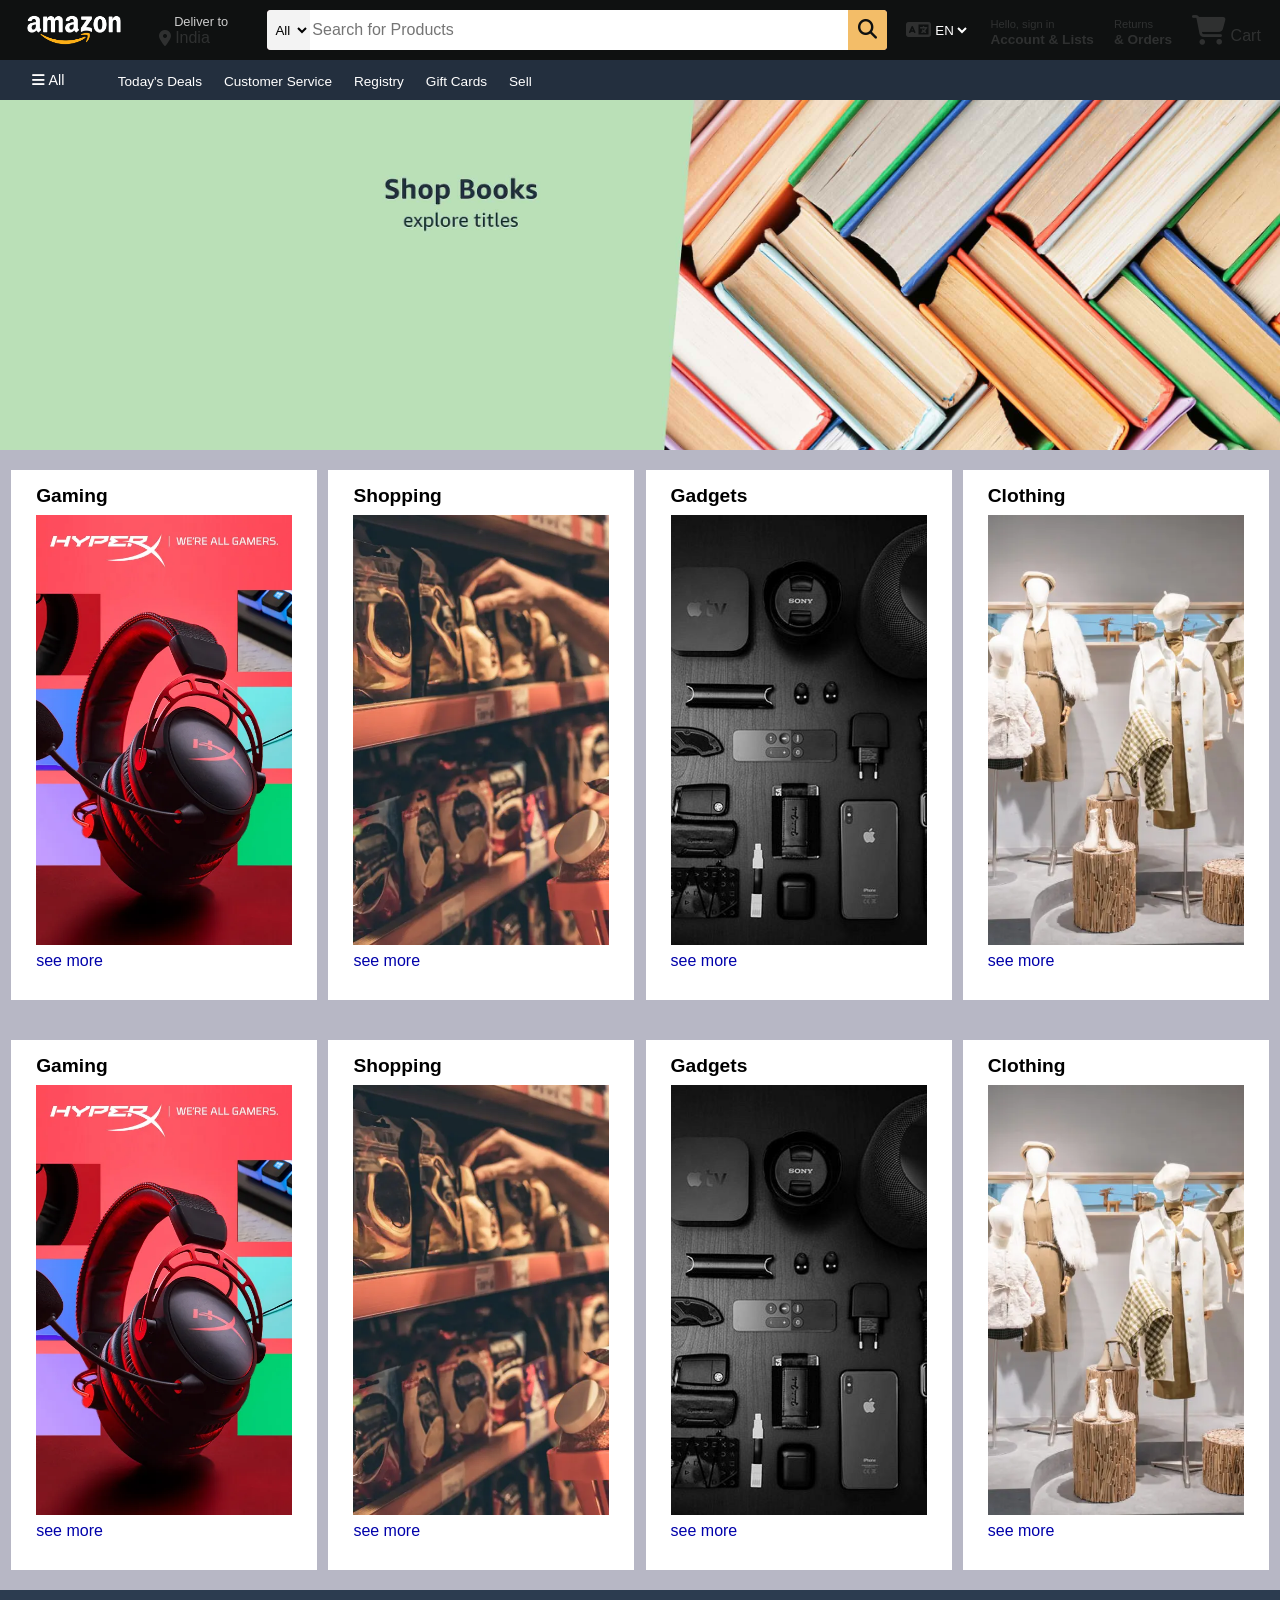
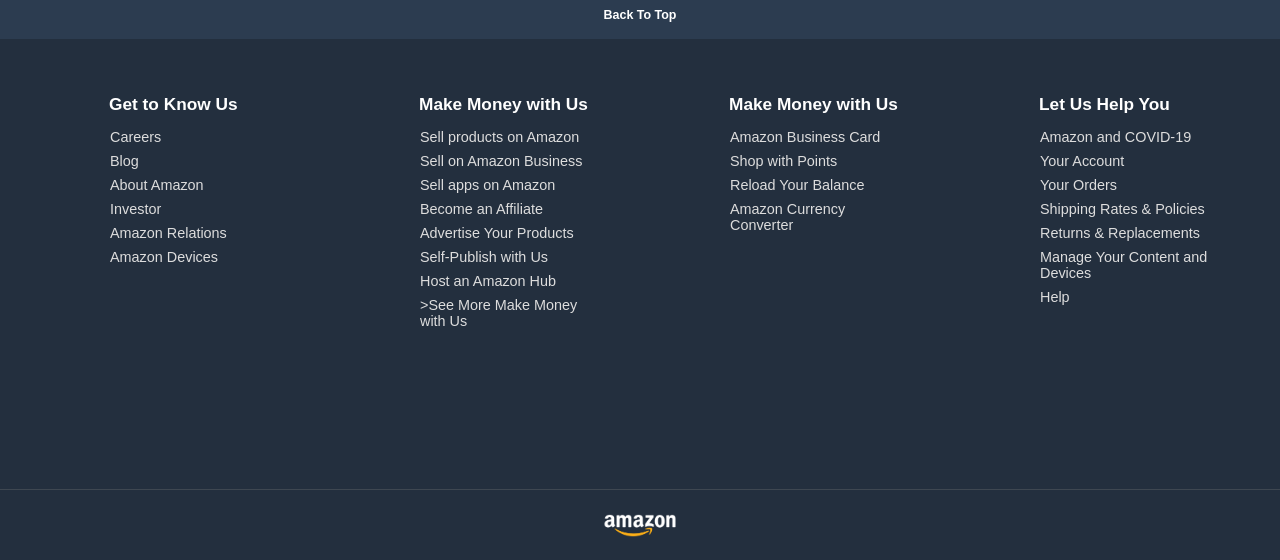
<file: index.html>
<!DOCTYPE html>
<html lang="en">
<head>
    <meta charset="UTF-8">
    <meta name="viewport" content="width=device-width, initial-scale=1.0">
    <title>Amazon.com</title>
    <link rel="stylesheet" href="https://cdnjs.cloudflare.com/ajax/libs/font-awesome/6.6.0/css/all.min.css" integrity="sha512-Kc323vGBEqzTmouAECnVceyQqyqdsSiqLQISBL29aUW4U/M7pSPA/gEUZQqv1cwx4OnYxTxve5UMg5GT6L4JJg==" crossorigin="anonymous" referrerpolicy="no-referrer" />
    <link rel="stylesheet" href="style.css">
</head>
<body>
    <header>
        <div class="navbar">
            <!-- box 1 -->
            <div class="nav-logo border">
                <div class="logo"></div>
            </div>
            <!-- box 2 -->
            <div class="nav-address border">
                <p class="AF1">Deliver to</p>
                <div class="add-icon">
                    <i class="fa-solid fa-location-dot"></i>
                    <p class="AF2">India</p>
                </div>
            </div>
            <!-- box 3 -->
            <div class="searchbar">
                <select class="search-select">
                    <option>All</option>
                </select>
                <input placeholder="Search for Products" class="search-input">
                <div class="search-icon">
                    <i class="fa-solid fa-magnifying-glass"></i>
                </div>
            </div>
            <!-- box 4 -->
            <div class="lang border">
                <div class="lang-icon">
                    <i class="fa-solid fa-language"></i>
                </div>
                <select class="nav-lang">
                    <option>EN</option>
                    <option>IN</option>
                </select>
            </div>

            <div class="nav-sign border">
                <p><span>Hello, sign in</span></p>
                <p class="font">Account & Lists</p>
            </div>

            <div class="nav-return border">
                <p><span>Returns</span></p>
                <p class="font">& Orders</p>
            </div>

            <div class="nav-cart border">
                    <i class="fa-solid fa-cart-shopping"></i>
                    Cart
            </div>
        </div>


        <div class="panal">
            <div class="panal1 border">
                <i class="fa-solid fa-bars"></i>
                All
            </div>
            <div class="panal-opp">
                <p class="border">Today's Deals</p>
                <p class="border">Customer Service</p>
                <p class="border">Registry</p>
                <p class="border">Gift Cards</p>
                <p class="border">Sell</p>
            </div>
        </div>
    </header>

    <div class="school-section">

    </div>

    <div class="box-section">
        <div class="box1 box">
            <div class="box1-topic">Gaming</div>
            <div class="box1-1"></div>
            <div class="box1-end seemore">see more</div>
        </div>
        <div class="box2 box">
            <div class="box1-topic">Shopping</div>
            <div class="box2-2"></div>
            <div class="box1-end seemore">see more</div>
        </div>
        <div class="box3 box">
            <div class="box1-topic">Gadgets</div>
            <div class="box3-3"></div>
            <div class="box1-end seemore">see more</div>
        </div>
        <div class="box4 box">
            <div class="box1-topic">Clothing</div>
            <div class="box4-4"></div>
            <div class="box1-end seemore">see more</div>
        </div>
        <div class="box1 box">
            <div class="box1-topic">Gaming</div>
            <div class="box1-1"></div>
            <div class="box1-end seemore">see more</div>
        </div>
        <div class="box2 box">
            <div class="box1-topic">Shopping</div>
            <div class="box2-2"></div>
            <div class="box1-end seemore">see more</div>
        </div>
        <div class="box3 box">
            <div class="box1-topic">Gadgets</div>
            <div class="box3-3"></div>
            <div class="box1-end seemore">see more</div>
        </div>
        <div class="box4 box">
            <div class="box1-topic">Clothing</div>
            <div class="box4-4"></div>
            <div class="box1-end seemore">see more</div>
        </div>
    </div>
<footer>
    <div class="backtotop">
        <p class="border">Back To Top</p>
    </div>
    <div class="footer2">
        <div class="getto">
            <h4>Get to Know Us</h4>
            <ul style="list-style-type: none;">
                <li>Careers</li>
                <li>Blog</li>
                <li>About Amazon</li>
                <li>Investor</li>
                <li>Amazon Relations</li>
                <li>Amazon Devices</li>
            </ul>
        </div>
        <div class="space"></div>
        <div class="getto">
            <h4>Make Money with Us</h4>
            <ul style="list-style-type: none;">
                <li>Sell products on Amazon</li>
                <li>Sell on Amazon Business</li>
                <li>Sell apps on Amazon</li>
                <li>Become an Affiliate</li>
                <li>Advertise Your Products</li>
                <li>Self-Publish with Us</li>
                <li>Host an Amazon Hub</li>
                <li>>See More Make Money with Us</li>
            </ul>
        </div>
        <div class="space"></div>
        <div class="getto">
            <h4>Make Money with Us</h4>
            <ul style="list-style-type: none;">
                <li>Amazon Business Card</li>
                <li>Shop with Points</li>
                <li>Reload Your Balance</li>
                <li>Amazon Currency Converter</li>
            </ul>
        </div>
        <div class="space"></div>
        <div class="getto">
            <h4>Let Us Help You</h4>
            <ul style="list-style-type: none;">
                <li>Amazon and COVID-19</li>
                <li>Your Account</li>
                <li>Your Orders</li>
                <li>Shipping Rates & Policies</li>
                <li>Returns & Replacements</li>
                <li>Manage Your Content and Devices</li>
                <li>Help</li>
              </ul>
        </div>
    </div>
    <div class="end">
        <div class="imgfooter"></div>
        <div class="langfooter"></div>
        <div class="currencyfooter"></div>
        <div class="countryfooter"></div>
    </div>
</footer>
</body>
</html>
</file>
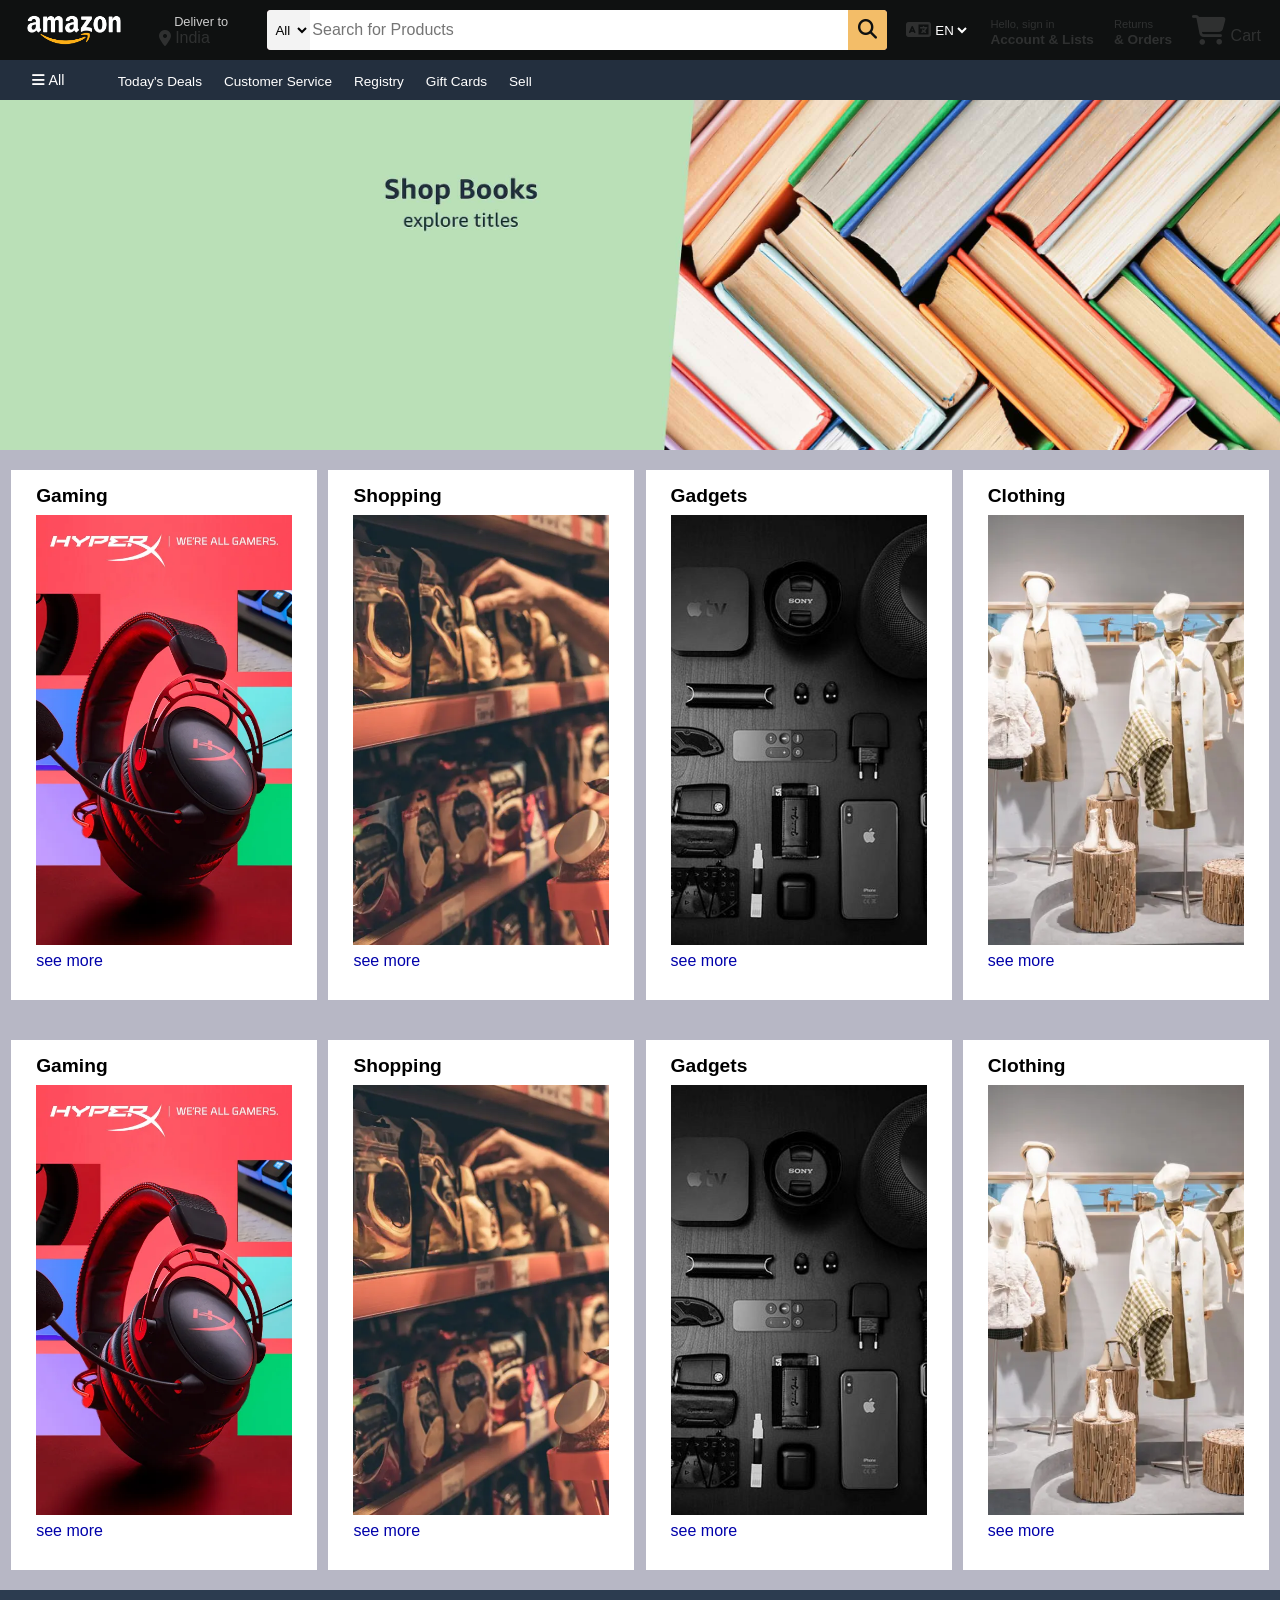
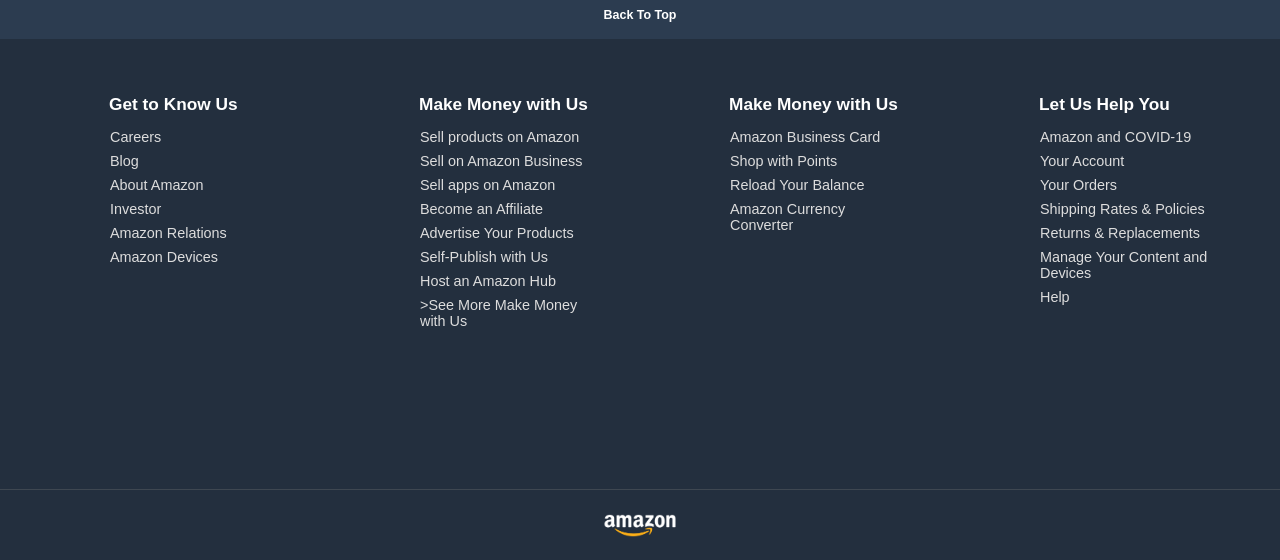
<file: Amazon/index.html>
<!DOCTYPE html>
<html lang="en">
<head>
    <meta charset="UTF-8">
    <meta name="viewport" content="width=device-width, initial-scale=1.0">
    <title>Amazon.com</title>
    <link rel="stylesheet" href="https://cdnjs.cloudflare.com/ajax/libs/font-awesome/6.6.0/css/all.min.css" integrity="sha512-Kc323vGBEqzTmouAECnVceyQqyqdsSiqLQISBL29aUW4U/M7pSPA/gEUZQqv1cwx4OnYxTxve5UMg5GT6L4JJg==" crossorigin="anonymous" referrerpolicy="no-referrer" />
    <link rel="stylesheet" href="style.css">
</head>
<body>
    <header>
        <div class="navbar">
            <!-- box 1 -->
            <div class="nav-logo border">
                <div class="logo"></div>
            </div>
            <!-- box 2 -->
            <div class="nav-address border">
                <p class="AF1">Deliver to</p>
                <div class="add-icon">
                    <i class="fa-solid fa-location-dot"></i>
                    <p class="AF2">India</p>
                </div>
            </div>
            <!-- box 3 -->
            <div class="searchbar">
                <select class="search-select">
                    <option>All</option>
                </select>
                <input placeholder="Search for Products" class="search-input">
                <div class="search-icon">
                    <i class="fa-solid fa-magnifying-glass"></i>
                </div>
            </div>
            <!-- box 4 -->
            <div class="lang border">
                <div class="lang-icon">
                    <i class="fa-solid fa-language"></i>
                </div>
                <select class="nav-lang">
                    <option>EN</option>
                    <option>IN</option>
                </select>
            </div>

            <div class="nav-sign border">
                <p><span>Hello, sign in</span></p>
                <p class="font">Account & Lists</p>
            </div>

            <div class="nav-return border">
                <p><span>Returns</span></p>
                <p class="font">& Orders</p>
            </div>

            <div class="nav-cart border">
                    <i class="fa-solid fa-cart-shopping"></i>
                    Cart
            </div>
        </div>


        <div class="panal">
            <div class="panal1 border">
                <i class="fa-solid fa-bars"></i>
                All
            </div>
            <div class="panal-opp">
                <p class="border">Today's Deals</p>
                <p class="border">Customer Service</p>
                <p class="border">Registry</p>
                <p class="border">Gift Cards</p>
                <p class="border">Sell</p>
            </div>
        </div>
    </header>

    <div class="school-section">

    </div>

    <div class="box-section">
        <div class="box1 box">
            <div class="box1-topic">Gaming</div>
            <div class="box1-1"></div>
            <div class="box1-end seemore">see more</div>
        </div>
        <div class="box2 box">
            <div class="box1-topic">Shopping</div>
            <div class="box2-2"></div>
            <div class="box1-end seemore">see more</div>
        </div>
        <div class="box3 box">
            <div class="box1-topic">Gadgets</div>
            <div class="box3-3"></div>
            <div class="box1-end seemore">see more</div>
        </div>
        <div class="box4 box">
            <div class="box1-topic">Clothing</div>
            <div class="box4-4"></div>
            <div class="box1-end seemore">see more</div>
        </div>
        <div class="box1 box">
            <div class="box1-topic">Gaming</div>
            <div class="box1-1"></div>
            <div class="box1-end seemore">see more</div>
        </div>
        <div class="box2 box">
            <div class="box1-topic">Shopping</div>
            <div class="box2-2"></div>
            <div class="box1-end seemore">see more</div>
        </div>
        <div class="box3 box">
            <div class="box1-topic">Gadgets</div>
            <div class="box3-3"></div>
            <div class="box1-end seemore">see more</div>
        </div>
        <div class="box4 box">
            <div class="box1-topic">Clothing</div>
            <div class="box4-4"></div>
            <div class="box1-end seemore">see more</div>
        </div>
    </div>
<footer>
    <div class="backtotop">
        <p class="border">Back To Top</p>
    </div>
    <div class="footer2">
        <div class="getto">
            <h4>Get to Know Us</h4>
            <ul style="list-style-type: none;">
                <li>Careers</li>
                <li>Blog</li>
                <li>About Amazon</li>
                <li>Investor</li>
                <li>Amazon Relations</li>
                <li>Amazon Devices</li>
            </ul>
        </div>
        <div class="space"></div>
        <div class="getto">
            <h4>Make Money with Us</h4>
            <ul style="list-style-type: none;">
                <li>Sell products on Amazon</li>
                <li>Sell on Amazon Business</li>
                <li>Sell apps on Amazon</li>
                <li>Become an Affiliate</li>
                <li>Advertise Your Products</li>
                <li>Self-Publish with Us</li>
                <li>Host an Amazon Hub</li>
                <li>>See More Make Money with Us</li>
            </ul>
        </div>
        <div class="space"></div>
        <div class="getto">
            <h4>Make Money with Us</h4>
            <ul style="list-style-type: none;">
                <li>Amazon Business Card</li>
                <li>Shop with Points</li>
                <li>Reload Your Balance</li>
                <li>Amazon Currency Converter</li>
            </ul>
        </div>
        <div class="space"></div>
        <div class="getto">
            <h4>Let Us Help You</h4>
            <ul style="list-style-type: none;">
                <li>Amazon and COVID-19</li>
                <li>Your Account</li>
                <li>Your Orders</li>
                <li>Shipping Rates & Policies</li>
                <li>Returns & Replacements</li>
                <li>Manage Your Content and Devices</li>
                <li>Help</li>
              </ul>
        </div>
    </div>
    <div class="end">
        <div class="imgfooter"></div>
        <div class="langfooter"></div>
        <div class="currencyfooter"></div>
        <div class="countryfooter"></div>
    </div>
</footer>
</body>
</html>
</file>
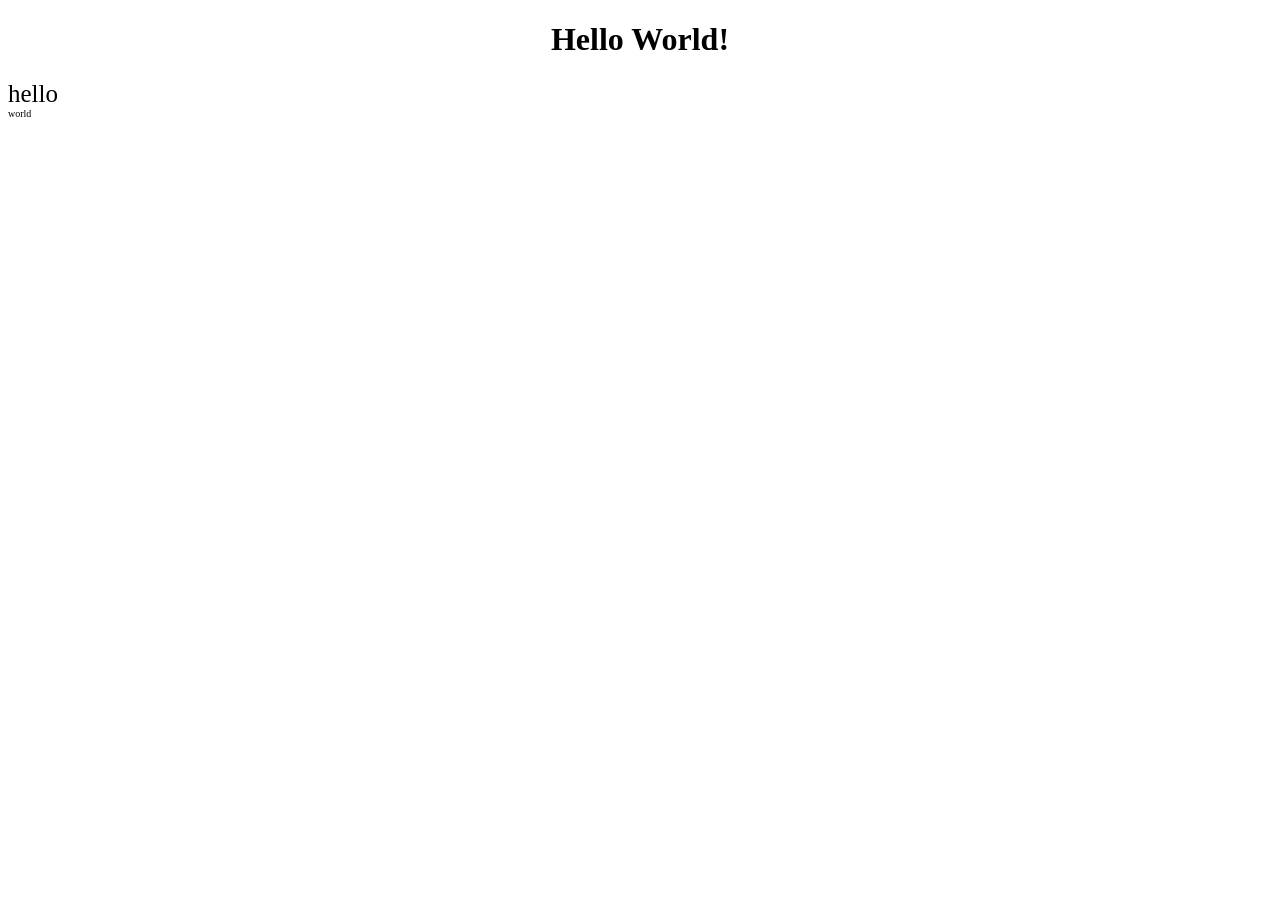
<file: Done/CSS lvl 1/index.html>
<!DOCTYPE html>
<html lang="en">
<head>
    <meta charset="UTF-8">
    <meta name="viewport" content="width=device-width, initial-scale=1.0">
    <title>CSS</title>
    <link rel="stylesheet" href="style.css">
    
</head>
<body>
    <!-- <h1>NETFLIX</h1>
    <p>Available</p>
    <p><b id="hi1">Meow 1</b></p>
    <p><b id="hi2">Meow 2</b></p>
    <p><b class="hehe">Meow 3</b></p>
    <p><b class="hehe">Meow 4</b></p>
    <button>Click Here!! Get Scammed</button> -->
    <!-- <div id="box">
        Lorem ipsum dolor sit amet consectetur adipisicing elit. Perspiciatis ea ducimus accusamus. Sapiente nulla tenetur quis modi est vel officia fugit consectetur quisquam, incidunt eius. Modi culpa libero corporis natus.
    </div>
    <h1 class="heading">IDK</h1>
    <h2 class="heading">IDK</h2>
    <h3 class="heading">IDK</h3>
    <button id="he">
        Click
    </button>
    <a href="https:/www.google.com">hello</a> -->
    <h1 id="cap1">Hello World!</h1>
    <div id="outer">hello
        <div id="inner">
            world
        </div>
    </div>
    
</body>
</html>
</file>
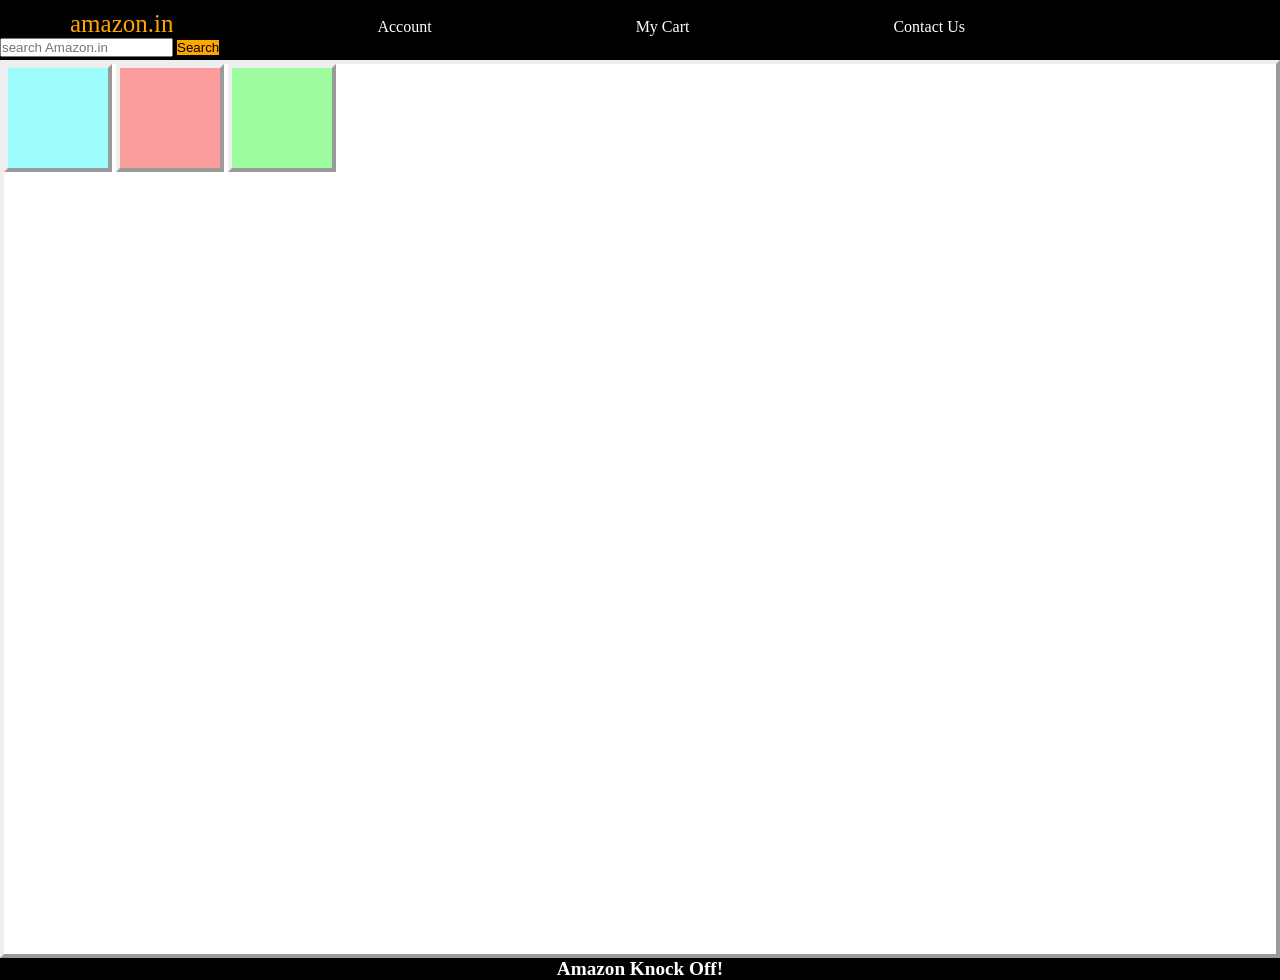
<file: Done/CSS lvl 2/index.html>
<!DOCTYPE html>
<html lang="en">
<head>
    <meta charset="UTF-8">
    <meta name="viewport" content="width=device-width, initial-scale=1.0">
    <title>CSS Level 2</title>
    <link rel='stylesheet' href="style.css">
</head>
<body>
    <header>
        <!-- <h1>NETFLIX</h1>
        <P>Lorem ipsum dolor sit amet consectetur adipisicing elit. Beatae non hic quibusdam commodi deleniti cum distinctio voluptatibus quisquam, voluptas natus vel ab, fuga amet laudantium laboriosam iusto velit id fugit?</P>
        <button>Next</button>
        <div>
            IDK why i created this
        </div> -->
        <!-- <div id="sq">
            <div id="r1">

            </div>
            <div id="r2">

            </div>
            <div id="r3">

            </div>
        </div> -->
        <div id="h1">
            <a href="https:/www.amazon.in" id = color>amazon.in</a>

            <a id="h2">Account</a>

            <a id="h3">My Cart</a>

            <a id="h4">Contact Us</a>

            <input type="text" placeholder="search Amazon.in" id="h5">
            <button>Search</button>
        </div>
        <!-- <div>
            hello
        </div>
        <button>hello</button> -->
    </header>
    <div id="content">
        <div class="contentArea" style="background-color: rgb(61, 250, 250,0.5);"></div>
        <div class="contentArea" style="background-color: rgba(250, 61, 61, 0.5);"></div>
        <div class="contentArea" style="background-color: rgba(61, 250, 61, 0.5);"></div>
    </div>
    <footer> amazon knock off! </footer>
</body>
</html>
</file>
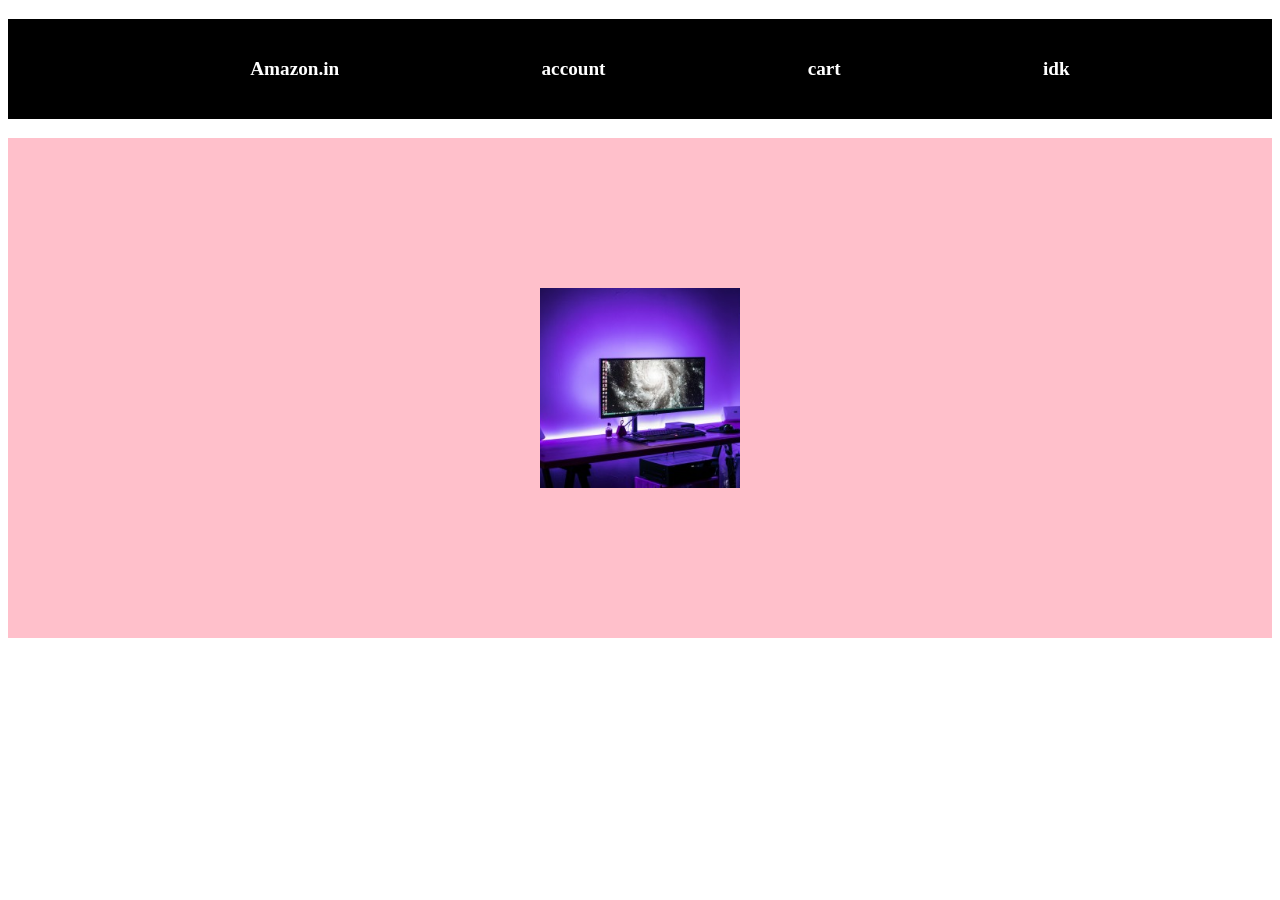
<file: Done/CSS lvl 3/index.html>
<!DOCTYPE html>
<html lang="en">
<head>
    <meta charset="UTF-8">
    <meta name="viewport" content="width=device-width, initial-scale=1.0">
    <title>CSS lvl 3</title>
    <link rel="stylesheet" href="style.css">
</head>
<body>
    <!-- <div id="h1">
        box
    </div>
    <div id="h2">
        
        hello
    </div> -->
    <!-- <h1>Flexbox Playground</h1>
    <div id="main">
        <div id="hi1">Box 1</div>
        <div id="hi2">Box 2</div>
        <div id="hi3">Box 3</div>
        <div id="hi4">Box 4</div>
        <div id="hi5">Box 5</div>
    </div> -->
    <div>
        <ul>
            <li><a href="#">Amazon.in</a></li>
            <li><a href="#">account</a></li>
            <li><a href="#">cart</a></li>
            <li><a href="#">idk</a></li>
        </ul>
        </div>
    <div id="main-box">
        <div id="box"></div>
    </div>
</body>
</html>
</file>
<file: style.css>
* {
    margin: 0px;
    font-family: Arial;
    border: border-box;
}

.navbar {
    height: 60px;
    background-color: #0F1111;
    color: rgba(255, 255, 255, 0.133);
    display: flex;
    align-items: center;
    justify-content: space-evenly;

}
 
.nav-logo {
    height: 50px;
    width: 100px;
    display: inline-block;
}
.logo {
    background-image: url("Amazon/Amazon.png");
    height: 50px; 
    width: 100%; 
    background-size: contain;
    background-repeat: no-repeat; 
    background-position: center; 
    margin-left: 5px;
}


.border {
    border: 1px solid transparent;
}

.border:hover {
    border: 1px solid white;
}

.nav-address {
    display: inline-block;
    margin: 0px 20px 0px 20px;
}

.AF1 {
    color: #CCC;
    font-size: .8rem;
    margin-left: 15px;
}

.AF2 {
    margin-left: 4px;
}

.add-icon {
    display: flex;
    align-items: center;
}

/* box 3 */

.searchbar {
    display: flex;
    justify-content: space-evenly;
    background-color: pink;
    width: 620px;
    height: 40px;
    border-radius: 4px;
}

.searchbar:hover {
    border: 1px solid orange;
}

.search-select {
    background-color: #f3f3f3;
    width: 50px;
    text-align: center;
    border-top-left-radius: 4px;
    border-bottom-left-radius: 4px;
    border: none;
}

.search-input {
    width: 100%;
    font-size: 1rem;
    border: none;
}

.search-icon {
    width: 45px;
    display: flex;
    justify-content: center;
    align-items: center;
    font-size: 1.2rem;
    background-color: #f3bd68;
    border-top-right-radius: 4px;
    border-bottom-right-radius: 4px;
    border: none;
    color: #0F1111;
}

/* box-hee */


.lang {
    display: flex;
}

.lang-icon {
    font-size: 20px;
}
.nav-lang {
    background-color: transparent;
    border: none;
    color: white;
}

.nav-lang:active {
    color: black;
}
/* box 4 */

span {
    font-size: 0.7rem;
}

.font {
    font-size: .85rem;
    font-weight: 700;
}

/* cart box */

.nav-cart i {
    font-size: 30px;
}

.cart-cart {
    font-size: .85rem;
    font-weight: 700;
}

.panal {
    background-color: #232f3e;
    height: 40px;
    display: flex;
    color: white;
    align-items: center;
    justify-content: space-evenly;
    
    
}

.panal1 {
    display: inline;
    font-size: 0.9rem;
}

.panal-opp {
    display: flex;
    width: 90%;
    font-size: 0.85rem;
}

.panal-opp p {
    margin-left: 20px;
    height: 20px;
    padding-top: 7px;
}


.school-section {
    background-image: url("Amazon/box1.jpg");
    height: 350px;
    background-size: cover;
}

.box-section {
    display: flex;
    flex-wrap: wrap;
    justify-content: space-evenly;
    background-color: rgb(183, 183, 197);
}

.box {
    border: 2px solid black;
    height: 500px;
    width: 20%;
    background-color: white;  
    border: none; 
    margin: 20px 0px ; 
}

.box1,.box2,.box3,.box4 {
    padding: 15px 25px;
}

.box1-1,.box2-2,.box3-3,.box4-4 {
    background-image: url("Amazon/box1.jpg");
    background-size: cover;
    height: 430px;
    width: 100%;
    margin-top: 3%;
    margin-bottom: 3%;
}

.box1-topic {
    font-weight: bolder;
    font-size: larger;
}

.box1-end {
    color: rgb(1, 1, 170);
    margin-top: 5px;
    display: inline;
}
.box1-1 {
    background-image: url("Amazon/GQ-Magazine-Conde-Nast-header_1472x828px.webp");
    background-position: center;
}
.box2-2 {
    background-image: url("Amazon/store-shelves.jpg.webp");
}

.box3-3 {
    background-image: url("Amazon/bed4646c7ff2f7bf21e581c578dabc3e.jpg");
    background-position: center;
}

.box4-4 {
    background-image: url("Amazon/fashion-product-mix-pyramid.webp");
    background-position: center;
}

.seemore:hover {
    display: inline;
    color: rgb(255, 166, 0);
}

.backtotop {
    background-color: #2c3c50;
    width: 100%;
    height: 49px;
    display: flex;
    justify-content: center;
    align-items: center;
    color: white;
    font-size: .78rem;
    font-weight: 600;
}

.footer2 {
    height: 450px;
    width: 100%;
    background-color: #232f3e;
    color: white;
    font-size: .9rem;
    display: flex;
    justify-content: center;
}

.space{
    width: 100px;
}

h4 {
    margin-left: 39px;
    margin-bottom: .9rem;
    font-weight: 700;
    font-size: larger;
}

ul li {
    margin-bottom: .5rem;
    color: #DDDDDD;
}

li:hover {
    text-decoration: underline;
    
}

.getto {
    width: 210px;
    height: 300px;
    position: relative;
    top: 55px;
}

.end {
    height: 70px;
    width: 100%;
    background-color: #232f3e;
    border-top: .1px rgba(128, 128, 128, 0.288) solid;
    display: flex;
    justify-content: center;
    align-items: center;
}

.imgfooter {
    background-image: url("Amazon/Amazon.png");
    height: 23px;
    width: 76px;
    background-position: center;
    background-size: cover;
}
</file>
<file: Amazon/style.css>
* {
    margin: 0px;
    font-family: Arial;
    border: border-box;
}

.navbar {
    height: 60px;
    background-color: #0F1111;
    color: rgba(255, 255, 255, 0.133);
    display: flex;
    align-items: center;
    justify-content: space-evenly;

}
 
.nav-logo {
    height: 50px;
    width: 100px;
    display: inline-block;
}
.logo {
    background-image: url("Amazon.png");
    height: 50px; 
    width: 100%; 
    background-size: contain;
    background-repeat: no-repeat; 
    background-position: center; 
    margin-left: 5px;
}


.border {
    border: 1px solid transparent;
}

.border:hover {
    border: 1px solid white;
}

.nav-address {
    display: inline-block;
    margin: 0px 20px 0px 20px;
}

.AF1 {
    color: #CCC;
    font-size: .8rem;
    margin-left: 15px;
}

.AF2 {
    margin-left: 4px;
}

.add-icon {
    display: flex;
    align-items: center;
}

/* box 3 */

.searchbar {
    display: flex;
    justify-content: space-evenly;
    background-color: pink;
    width: 620px;
    height: 40px;
    border-radius: 4px;
}

.searchbar:hover {
    border: 1px solid orange;
}

.search-select {
    background-color: #f3f3f3;
    width: 50px;
    text-align: center;
    border-top-left-radius: 4px;
    border-bottom-left-radius: 4px;
    border: none;
}

.search-input {
    width: 100%;
    font-size: 1rem;
    border: none;
}

.search-icon {
    width: 45px;
    display: flex;
    justify-content: center;
    align-items: center;
    font-size: 1.2rem;
    background-color: #f3bd68;
    border-top-right-radius: 4px;
    border-bottom-right-radius: 4px;
    border: none;
    color: #0F1111;
}

/* box-hee */


.lang {
    display: flex;
}

.lang-icon {
    font-size: 20px;
}
.nav-lang {
    background-color: transparent;
    border: none;
    color: white;
}

.nav-lang:active {
    color: black;
}
/* box 4 */

span {
    font-size: 0.7rem;
}

.font {
    font-size: .85rem;
    font-weight: 700;
}

/* cart box */

.nav-cart i {
    font-size: 30px;
}

.cart-cart {
    font-size: .85rem;
    font-weight: 700;
}

.panal {
    background-color: #232f3e;
    height: 40px;
    display: flex;
    color: white;
    align-items: center;
    justify-content: space-evenly;
    
    
}

.panal1 {
    display: inline;
    font-size: 0.9rem;
}

.panal-opp {
    display: flex;
    width: 90%;
    font-size: 0.85rem;
}

.panal-opp p {
    margin-left: 20px;
    height: 20px;
    padding-top: 7px;
}


.school-section {
    background-image: url("box1.jpg");
    height: 350px;
    background-size: cover;
}

.box-section {
    display: flex;
    flex-wrap: wrap;
    justify-content: space-evenly;
    background-color: rgb(183, 183, 197);
}

.box {
    border: 2px solid black;
    height: 500px;
    width: 20%;
    background-color: white;  
    border: none; 
    margin: 20px 0px ; 
}

.box1,.box2,.box3,.box4 {
    padding: 15px 25px;
}

.box1-1,.box2-2,.box3-3,.box4-4 {
    background-image: url("box1.jpg");
    background-size: cover;
    height: 430px;
    width: 100%;
    margin-top: 3%;
    margin-bottom: 3%;
}

.box1-topic {
    font-weight: bolder;
    font-size: larger;
}

.box1-end {
    color: rgb(1, 1, 170);
    margin-top: 5px;
    display: inline;
}
.box1-1 {
    background-image: url("GQ-Magazine-Conde-Nast-header_1472x828px.webp");
    background-position: center;
}
.box2-2 {
    background-image: url("store-shelves.jpg.webp");
}

.box3-3 {
    background-image: url("bed4646c7ff2f7bf21e581c578dabc3e.jpg");
    background-position: center;
}

.box4-4 {
    background-image: url("fashion-product-mix-pyramid.webp");
    background-position: center;
}

.seemore:hover {
    display: inline;
    color: rgb(255, 166, 0);
}

.backtotop {
    background-color: #2c3c50;
    width: 100%;
    height: 49px;
    display: flex;
    justify-content: center;
    align-items: center;
    color: white;
    font-size: .78rem;
    font-weight: 600;
}

.footer2 {
    height: 450px;
    width: 100%;
    background-color: #232f3e;
    color: white;
    font-size: .9rem;
    display: flex;
    justify-content: center;
}

.space{
    width: 100px;
}

h4 {
    margin-left: 39px;
    margin-bottom: .9rem;
    font-weight: 700;
    font-size: larger;
}

ul li {
    margin-bottom: .5rem;
    color: #DDDDDD;
}

li:hover {
    text-decoration: underline;
    
}

.getto {
    width: 210px;
    height: 300px;
    position: relative;
    top: 55px;
}

.end {
    height: 70px;
    width: 100%;
    background-color: #232f3e;
    border-top: .1px rgba(128, 128, 128, 0.288) solid;
    display: flex;
    justify-content: center;
    align-items: center;
}

.imgfooter {
    background-image: url("Amazon.png");
    height: 23px;
    width: 76px;
    background-position: center;
    background-size: cover;
}
</file>
<file: Done/CSS lvl 1/style.css>
body {
    background-color : rgb(255, 255, 255);
}
/* h1 {
    color : rgb(255, 0, 85);
}
p {
    color: #91F9E5;
}
button {
    color : #9B7EDE;
    background-color: #FFD6E0;
}
#hi1 {
    color :#9B7EDE;
}
#hi2 {
    color:blueviolet
}
.hehe {
    color :hotpink
} */
/* #box {
    color: rgb(107, 245, 255);
    font-family: cursive;
    text-align: center;
    font-size: 25px;
    line-height: 90px;
    text-transform: none;
}
.heading {
    color: rgb(204, 234, 240);
    text-align: center;
    text-decoration: rgb(255, 193, 121) double overline;
    font-family:fantasy  ;
}
button {
    background-color: rgb(0, 0, 0);
    color: rgb(255, 107, 223);
}
a {
    text-align: center;
    text-decoration: none;
} */
* {
    font-family: 'Times New Roman';
}
#cap1 {
    text-align: center;
    
    text-transform: capitalize;
}
#outer {
    font-size: 25px;
}
#inner {
    font-size: 10px;
}
</file>
<file: Done/CSS lvl 2/style.css>
/* div {
    height: 100px;
    width: 300px;
    background-color: azure;
    border-width: 5px;
    border-style: outset;
    border-color: aqua;
    text-align: center;
    font-size: 30px;
    padding-top: 140px;
    padding-bottom:100px;
    padding-left: 100px;
    padding-right:100px;
}
h1 {
    height: 40px;
    width: 180px;
    background-color: rgb(255, 255, 255);
    color: rgb(255, 105, 118);
    border-width: 4px;
    border-style: outset;
    border-color: red;
    text-align: center;
    margin: 20px 30px 40px;
    margin-left: 500px;
    margin-right: 500px;
}
p {
    font-size: 25px;
    text-align: center;
    background-color: blanchedalmond;
    border: 2px dashed plum;
    border-radius: 10px;
    padding-left: 100px;
    padding-right:100px;

} */
/* #r1 {
    height: 100px;
    width: 100px;
    background-color: rgb(255, 30, 0);
    border-radius: 50%;
    margin: 50px;
}
#r2 {
    height: 100px;
    width: 100px;
    background-color: rgb(255, 251, 6);
    border-radius: 50%;
    margin: 50px;
}
#r3 {
    height: 100px;
    width: 100px;
    background-color: rgb(0, 255, 0);
    border-radius: 50%;
    margin: 50px;
}
#sq {
    height: 500px;
    width: 200px;
    background-color: black;
    border-radius: 0%;
    margin: 10px;
    padding: 5px;
} */
*  {
    padding: 0px;
    margin: 0px;
}
#h1 {
    height: 60px;
    background-color: black;
}

a {
    margin-right: 200px;
    margin-top: 10px;
    text-decoration: none;
    display: inline-block;
    color:white;
}
#color {
    color: orange;
    font-size: 25px;
    margin-right: 200px;
    margin-left:70px;
}
button {
    background-color: orange;
    border: 2px;
    border-color:rgb(172, 50, 50) ;
}
#h5 {
    color: black;
}
#content {
    border: 4px;
    border-style: outset;
    height: 890px;
}
.contentArea {
    
    width: 100px;
    height: 100px;
    border: 4px;
    border-style: outset;
    display: inline-block;
}
footer {
    background-color: black;
    color: white;
    text-align: center;
    font-size: larger;
    font-weight: bold;
    text-transform: capitalize;
}

/* div {
    display: inline;
} */
</file>
<file: Done/CSS lvl 3/style.css>
/* #h1 {
    width: 100px;
    height: 100vh;
    background-color: rgba(0, 255, 255, 0.85);
    font-size: larger;
    text-align: left;
    text-transform: capitalize;
    position: fixed;
    display: inline-block;
    left: 40px;
}

#h2 {
    position: sticky;
    height: 70px;
    background-color: rgba(255, 105, 180, .8);
    width: 100%;
    padding-left: 55px;
    padding-top: 30px;
    font-weight: bolder;
    font-size: 1.7rem;
    margin-top: 10px;
    top: 0px;
}
#h3 {
    position: sticky;
    width: 100px;
    height: 100px;
    background-color: crimson;
    top: 0px;
    margin-left: 200px;
}



#p1 {
    position: static;
    padding-top: 150px;
    text-align: center;
    margin-left: 190px;
    margin-right: 50px;
    font-size: 30px;
}
p {
    position: static;
    text-align: center;
    margin-left: 190px;
    margin-right: 50px;
    font-size: 30px;
} */

/* * {
    text-align: center;
}

#hi1,#hi2,#hi3,#hi4, #hi5 {

    display: inline-block;
    height: 100px;
    width: 50px;
    border-style: outset;
    border-color: black;
}
#main {
    border-style: outset;
    width: 800px;
    height: 500px;
    border-color: black;
    display: flex;
    flex-direction: row;
    justify-content: center;
    flex-wrap: wrap;
    align-items: flex-start;
    align-content: center;
}

#hi1 {
    background-color: blueviolet;
}

#hi2 {
    background-color:thistle;
    flex-grow: 1;
}
#hi3 {
    background-color: rgb(93, 255, 106);
}
#hi4 {
    background-color: rgb(255, 44, 115);
} */

ul {
    background-color: black;
    color: white;
    font-weight: bolder;
    font-size: larger;
    display: flex;
    flex-direction: row;
    justify-content: space-evenly;
    height: 100px;
    align-items: center;
}
a {
    text-decoration: none;
    color: white;
}

li {
    list-style-type: none;
    display: inline-flex;
    flex-direction: row;
}

#main-box {
    background-color: pink;
    height: 500px;
    display: flex;
    justify-content: center;
    align-items: center;
}
#box {
    background-color: beige;
    background-image: url('Purple-lit_gaming_room_with_computer.jpg');
    background-size: cover;
    background-position-x: center;
    height: 200px;
    width: 200px;
    
}
</file>
